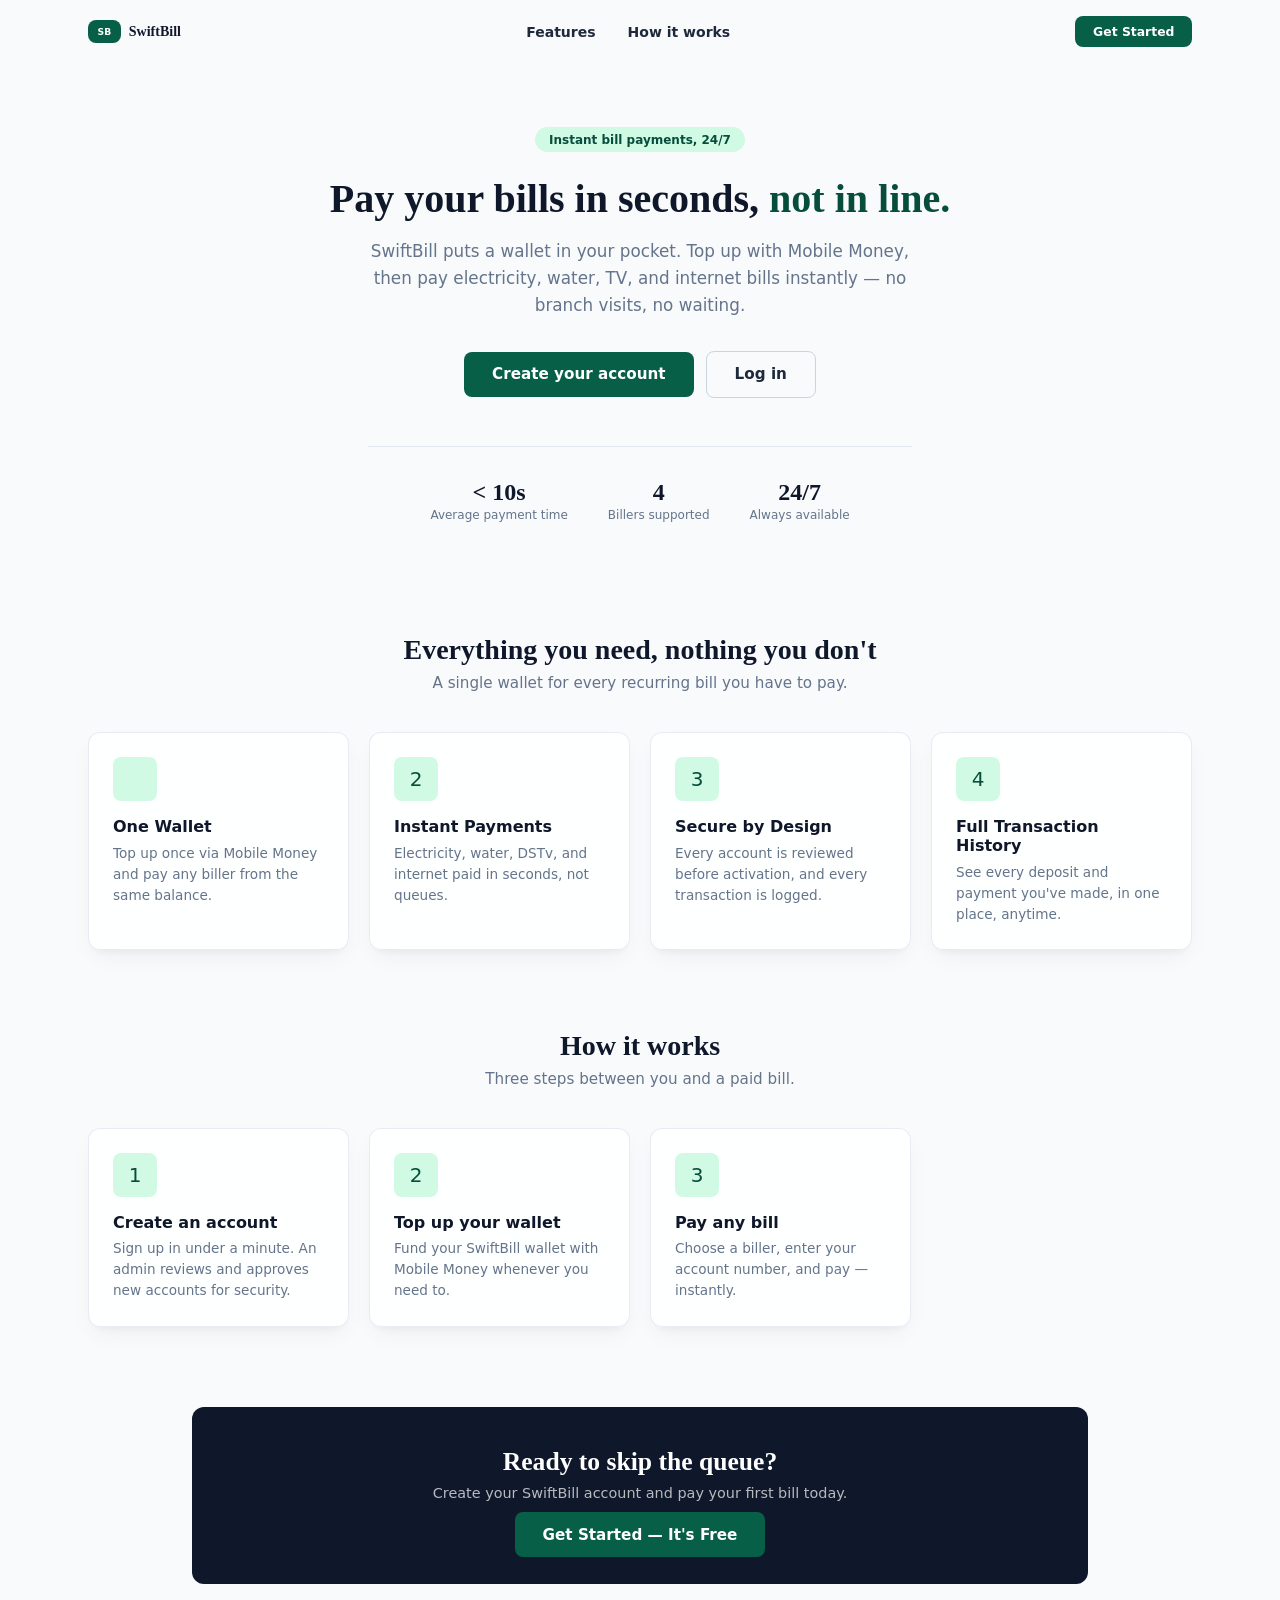
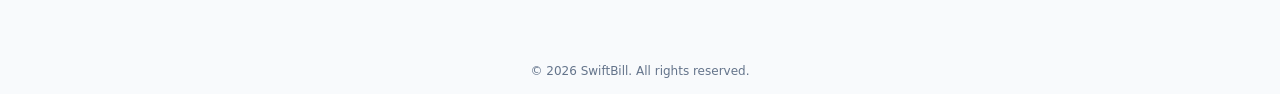
<file: index.html>
<!DOCTYPE html>
<html lang="en">
<head>
  <meta charset="UTF-8">
  <meta name="viewport" content="width=device-width, initial-scale=1.0">
  <title>SwiftBill — Pay Utilities, Simply</title>
  <meta name="description" content="Top up your wallet and pay electricity, water, and internet bills in seconds — no queues, no hassle.">
  <link rel="stylesheet" href="assets/css/main.css">
  <link rel="stylesheet" href="assets/css/components.css">
  <link rel="stylesheet" href="assets/css/landing.css">
</head>
<body>

  <nav class="landing-nav">
    <div class="brand-wrapper">
      <div class="brand-logo">SB</div>
      <span class="brand-title">SwiftBill</span>
    </div>
    <div class="landing-nav-links">
      <a href="#features">Features</a>
      <a href="#how-it-works">How it works</a>
    </div>
    <a href="pages/auth.html" class="btn-green text-sm" style="padding: 0.5rem 1.1rem; text-decoration: none; display: inline-block;">
      Get Started
    </a>
  </nav>

  <!-- Hero -->
  <section class="hero-section">
    <div class="hero-badge">Instant bill payments, 24/7</div>
    <h1 class="hero-title">
      Pay your bills in seconds, <span class="accent">not in line.</span>
    </h1>
    <p class="hero-subtitle">
      SwiftBill puts a wallet in your pocket. Top up with Mobile Money, then pay electricity,
      water, TV, and internet bills instantly — no branch visits, no waiting.
    </p>

    <div class="hero-actions">
      <a href="pages/auth.html" class="btn-green btn-lg" style="text-decoration: none;">Create your account</a>
      <a href="pages/auth.html" class="btn-outline btn-lg" style="text-decoration: none;">Log in</a>
    </div>

    <div class="hero-stats">
      <div>
        <div class="hero-stat-value">&lt; 10s</div>
        <div class="hero-stat-label">Average payment time</div>
      </div>
      <div>
        <div class="hero-stat-value">4</div>
        <div class="hero-stat-label">Billers supported</div>
      </div>
      <div>
        <div class="hero-stat-value">24/7</div>
        <div class="hero-stat-label">Always available</div>
      </div>
    </div>
  </section>

  <!-- Features -->
  <section class="features-section" id="features">
    <div class="section-heading">
      <h2>Everything you need, nothing you don't</h2>
      <p>A single wallet for every recurring bill you have to pay.</p>
    </div>

    <div class="feature-grid">
      <div class="feature-card">
        <div class="feature-icon"></div>
        <h3>One Wallet</h3>
        <p>Top up once via Mobile Money and pay any biller from the same balance.</p>
      </div>
      <div class="feature-card">
        <div class="feature-icon">2</div>
        <h3>Instant Payments</h3>
        <p>Electricity, water, DSTv, and internet paid in seconds, not queues.</p>
      </div>
      <div class="feature-card">
        <div class="feature-icon">3</div>
        <h3>Secure by Design</h3>
        <p>Every account is reviewed before activation, and every transaction is logged.</p>
      </div>
      <div class="feature-card">
        <div class="feature-icon">4

          
        </div>
        <h3>Full Transaction History</h3>
        <p>See every deposit and payment you've made, in one place, anytime.</p>
      </div>
    </div>
  </section>

  <!-- How it works -->
  <section class="features-section" id="how-it-works" style="padding-top: 0;">
    <div class="section-heading">
      <h2>How it works</h2>
      <p>Three steps between you and a paid bill.</p>
    </div>

    <div class="feature-grid">
      <div class="feature-card">
        <div class="feature-icon">1</div>
        <h3>Create an account</h3>
        <p>Sign up in under a minute. An admin reviews and approves new accounts for security.</p>
      </div>
      <div class="feature-card">
        <div class="feature-icon">2</div>
        <h3>Top up your wallet</h3>
        <p>Fund your SwiftBill wallet with Mobile Money whenever you need to.</p>
      </div>
      <div class="feature-card">
        <div class="feature-icon">3</div>
        <h3>Pay any bill</h3>
        <p>Choose a biller, enter your account number, and pay — instantly.</p>
      </div>
    </div>
  </section>

  <!-- Bottom CTA -->
  <div class="cta-banner">
    <h2>Ready to skip the queue?</h2>
    <p>Create your SwiftBill account and pay your first bill today.</p>
    <a href="./pages/auth.html" class="btn-green btn-lg" style="text-decoration: none;">Get Started — It's Free</a>
  </div>

  <footer>
    &copy; 2026 SwiftBill. All rights reserved.
  </footer>

</body>
</html>
</file>
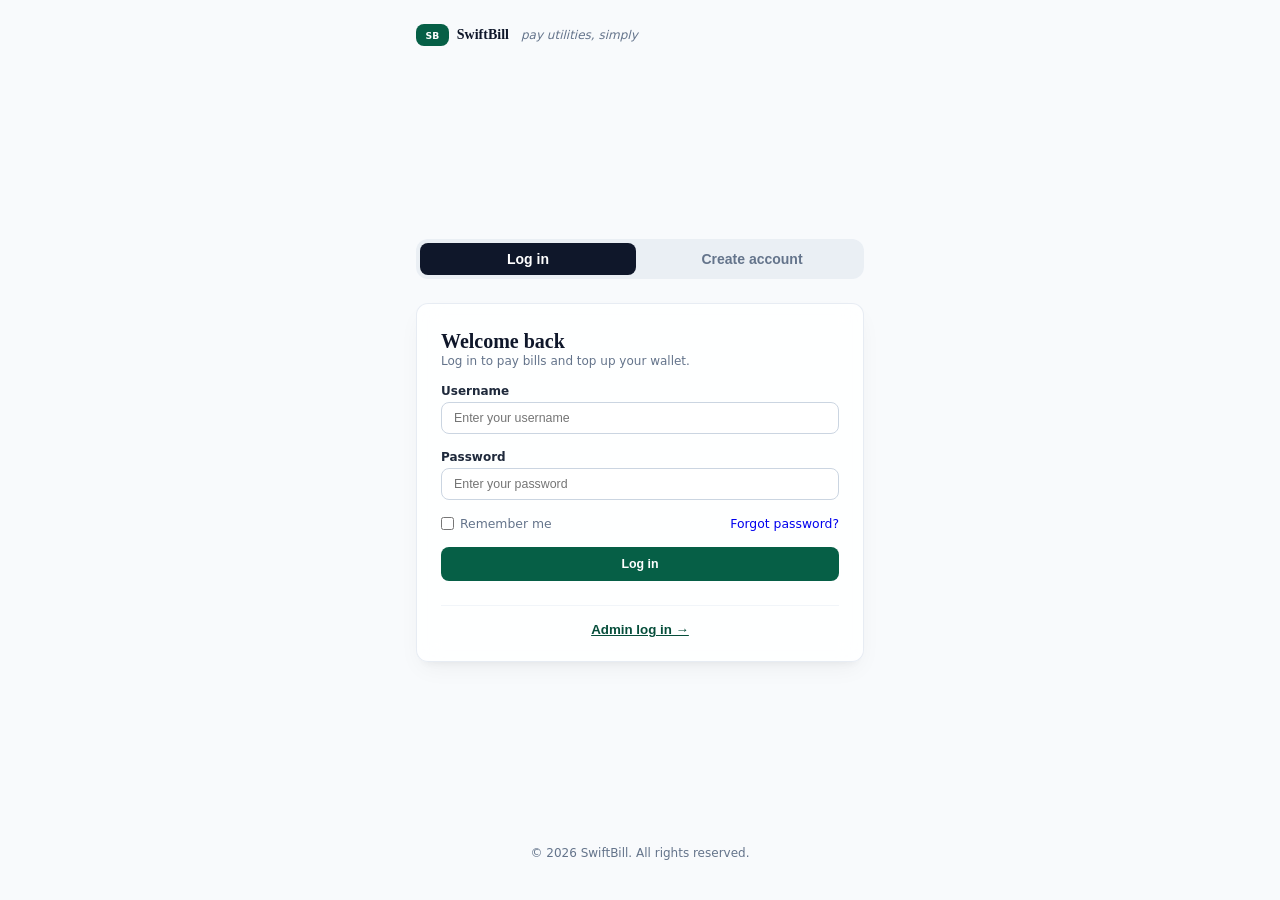
<file: pages/admin-dashboard.html>
<!DOCTYPE html>
<html lang="en">
<head>
  <meta charset="UTF-8">
  <meta name="viewport" content="width=device-width, initial-scale=1.0">
  <title>SwiftBill - Admin Management</title>
  <link rel="stylesheet" href="../assets/css/main.css">
</head>
<body>

  <!-- Navigation Bar -->
  <nav class="dashboard-nav">
    <div class="brand-wrapper">
      <div class="brand-logo" style="background-color: var(--slate-900);">SB</div>
      <span class="brand-title">SwiftBill</span>
      <span class="badge badge-pending" style="margin-left: 0.5rem;">Admin Control</span>
    </div>
    
    <button type="button" id="adminLogoutBtn" class="btn-outline text-sm" style="padding: 0.4rem 0.85rem;">
      Exit Portal
    </button>
  </nav>

  <!-- Main Content Area -->
  <main class="dashboard-container">

    <!-- Stat Highlights -->
    <div class="metrics-grid">
      <div class="metric-card">
        <div class="metric-label">Pending Approval</div>
        <div class="metric-value" id="statPending">0</div>
      </div>

      <div class="metric-card">
        <div class="metric-label">Approved Accounts</div>
        <div class="metric-value" id="statApproved">0</div>
      </div>

      <div class="metric-card">
        <div class="metric-label">Rejected Requests</div>
        <div class="metric-value" id="statRejected">0</div>
      </div>

      <div class="metric-card">
        <div class="metric-label">Total Registered</div>
        <div class="metric-value" id="statTotal">0</div>
      </div>
    </div>

    <!-- Client Account Table -->
    <div class="card-container" style="padding: 1.25rem;">
      <div style="display: flex; justify-content: space-between; align-items: center; margin-bottom: 1rem;" class="card-header-flex">
        <h3 class="form-title" style="font-size: 0.875rem; margin-bottom: 0;">User Account Requests</h3>
        
        <!-- Filter Bar -->
        <div class="filter-bar" style="margin-bottom: 0;">
          <button type="button" class="filter-btn active" data-filter="ALL">All</button>
          <button type="button" class="filter-btn" data-filter="PENDING">Pending</button>
          <button type="button" class="filter-btn" data-filter="APPROVED">Approved</button>
          <button type="button" class="filter-btn" data-filter="REJECTED">Rejected</button>
        </div>
      </div>

      <div class="table-container">
        <table class="data-table">
          <thead>
            <tr>
              <th>Full Name</th>
              <th>Username</th>
              <th>Phone</th>
              <th>Balance</th>
              <th>Status</th>
            </tr>
          </thead>
          <tbody id="adminUserTable">
            <tr>
              <td colspan="6" class="text-center" style="padding: 1.5rem; color: var(--text-muted);">
                Loading account records...
              </td>
            </tr>
          </tbody>
        </table>
      </div>

      <!-- Bottom Action Buttons Bar -->
      <div class="table-actions-footer">
        <div class="action-btn-group">
          <button type="button" id="btnApproveTrigger" class="action-btn">
            Approve User
          </button>
          <button type="button" id="btnRejectTrigger" class="action-btn action-btn-outline">
            Reject User
          </button>
        </div>
      </div>

    </div>
  </main>

  <!-- Status Action Selection Modal -->
  <div id="statusModal" class="modal-overlay" style="display: none;">
    <div class="modal-content card-container">
      <h3 id="modalTitle" class="form-title">Select User Account</h3>
      <p class="text-muted" style="margin-bottom: 1rem; font-size: 0.8125rem;">
        Choose a client account to perform this action on:
      </p>

      <div class="form-group" style="margin-bottom: 1.25rem;">
        <label for="modalUserSelect" class="form-label">Client User</label>
        <select id="modalUserSelect" class="form-input">
          <!-- Dynamically populated with users -->
        </select>
      </div>

      <div class="modal-actions" style="display: flex; justify-content: flex-end; gap: 0.5rem;">
        <button type="button" id="btnModalCancel" class="action-btn action-btn-outline">
          Cancel
        </button>
        <button type="button" id="btnModalConfirm" class="action-btn">
          Confirm Action
        </button>
      </div>
    </div>
  </div>

  <footer>
    &copy; 2026 SwiftBill. All rights reserved.
  </footer>

  <script src="../assets/js/api.js"></script>
  <script src="../assets/js/admin.js"></script>
</body>
</html>
</file>
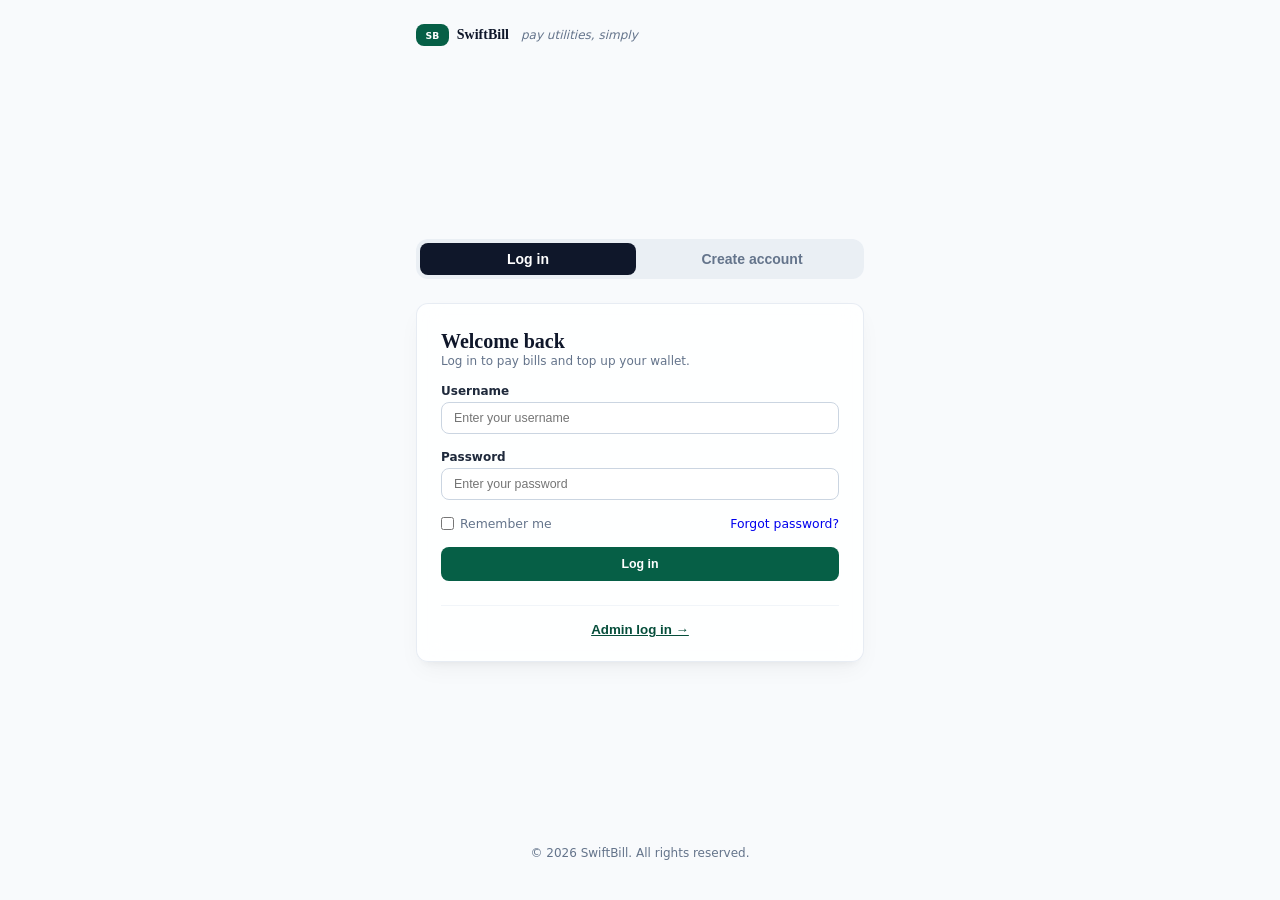
<file: pages/auth.html>
<!DOCTYPE html>
<html lang="en">
<head>
  <meta charset="UTF-8">
  <meta name="viewport" content="width=device-width, initial-scale=1.0">
  <title>SwiftBill - Authentication</title>
  <link rel="stylesheet" href="../assets/css/main.css">
</head>
<body class="page-wrapper">

  <!-- Header -->
  <header class="brand-header">
    <div class="brand-wrapper">
      <div class="brand-logo">SB</div>
      <span class="brand-title">SwiftBill</span>
      <span class="brand-tagline">pay utilities, simply</span>
    </div>
  </header>

  <!-- Auth Card Container -->
  <main class="auth-container">

    <!-- Tab Switcher -->
    <div class="tab-switcher">
      <button type="button" id="tabLoginBtn" class="tab-btn active">
        Log in
      </button>
      <button type="button" id="tabRegisterBtn" class="tab-btn">
        Create account
      </button>
    </div>

    <div class="card-container">
      
      <!-- Dynamic Error / Success Alert -->
      <div id="authAlert" class="hidden"></div>

      <!-- ================= LOGIN FORM ================= -->
      <section id="loginSection" class="space-y-4">
        <div>
          <h2 class="form-title">Welcome back</h2>
          <p class="form-subtitle">Log in to pay bills and top up your wallet.</p>
        </div>

        <form id="loginForm" class="space-y-4">
          <div>
            <label class="form-label" for="loginUsername">Username</label>
            <input type="text" id="loginUsername" placeholder="Enter your username" class="form-input" required>
          </div>

          <div>
            <label class="form-label" for="loginPassword">Password</label>
            <input type="password" id="loginPassword" placeholder="Enter your password" class="form-input" required>
          </div>

          <div class="form-row">
            <span class="form-row-left">
              <input type="checkbox" name="rememberMe" id="rememberMe">
              <label for="rememberMe">Remember me</label>
            </span>
            <span class="form-row-right">
              <a href="reset-password.html">Forgot password?</a>
            </span>
          </div>

          <button type="submit" class="btn-green btn-full text-sm">Log in</button>

        </form>
      </section>

      <!-- ================= REGISTER FORM ================= -->
      <section id="registerSection" class="space-y-4 hidden">
        <div>
          <h2 class="form-title">Create your account</h2>
          <p class="form-subtitle">An admin needs to approve your account before you can pay bills.</p>
        </div>

        <form id="registerForm" class="space-y-3">
          <div>
            <label class="form-label" for="regFullName">Full name</label>
            <input type="text" id="regFullName" placeholder="Enter your full name" class="form-input" required>
          </div>

          <div>
            <label class="form-label" for="regUsername">Username</label>
            <input type="text" id="regUsername" placeholder="Enter a username" class="form-input" required>
          </div>

          <div class="grid-2">
            <div>
              <label class="form-label" for="regPhone">Phone number</label>
              <input type="text" id="regPhone" placeholder="024 000 0000" class="form-input" maxlength="12" inputmode="numeric" pattern="[0-9]{3}\s[0-9]{3}\s[0-9]{4}" autocomplete="off" required>
            </div>
            <div>
              <label class="form-label" for="regEmail">Email</label>
              <input type="email" id="regEmail" placeholder="you@email.com" class="form-input" required>
            </div>
          </div>

          <div class="grid-2">
            <div>
              <label class="form-label" for="regPassword">Password</label>
              <input type="password" id="regPassword" placeholder="Enter a password" class="form-input" required>
            </div>
            <div>
              <label class="form-label" for="regConfirmPassword">Confirm password</label>
              <input type="password" id="regConfirmPassword" placeholder="Repeat password" class="form-input" required>
            </div>
          </div>

          <button type="submit" class="btn-green btn-full text-sm">Submit for approval</button>
        </form>
      </section>

      <!-- ================= ACCOUNT SUBMITTED VIEW ================= -->
      <section id="submittedSection" class="submitted-card space-y-4" hidden>
        <div class="success-icon-circle">✓</div>
        <div>
          <h2 class="form-title">Account submitted!</h2>
          <p class="form-subtitle">
            Your registration details have been received. An administrator will review and approve your account shortly.
          </p>
        </div>
        <div class="status-box">
          <div style="color: var(--text-muted);">Account status:</div>
          <div class="status-badge-pending">
            <span class="dot-indicator"></span>
            Pending Admin Approval
          </div>
        </div>
        <button type="button" id="backToLoginBtn" class="btn-outline btn-full text-sm">
          Return to log in
        </button>
      </section>

      <!-- Admin Modal Toggle Link -->
      <div class="bottom-link text-center">
        <button type="button" id="adminToggleBtn" class="link-btn">Admin log in &rarr;</button>
      </div>

    </div>

    <!-- Modal for Admin Passcode Login -->
    <div id="adminModal" class="modal-backdrop hidden">
      <div class="modal-card space-y-4">
        <div>
          <h3 class="form-title" style="font-size: 1.125rem;">Admin Portal</h3>
          <p class="form-subtitle">Enter administrative passcode to view dashboard management.</p>
        </div>
        
        <form id="adminLoginForm" class="space-y-3">
          <div>
            <label class="form-label" for="adminPasscode">Admin Passcode</label>
            <input type="password" id="adminPasscode" placeholder="••••••••" class="form-input" required>
          </div>
          <div class="grid-2" style="padding-top: 0.5rem;">
            <button type="button" id="closeAdminModalBtn" class="btn-outline text-sm" style="padding: 0.5rem 0;">Cancel</button>
            <button type="submit" class="btn-green text-sm" style="padding: 0.5rem 0;">Access Panel</button>
          </div>
        </form>
      </div>
    </div>

  </main>

  <footer>
    &copy; 2026 SwiftBill. All rights reserved.
  </footer>

  <script src="../assets/js/api.js"></script>
  <script src="../assets/js/auth.js"></script>
</body>
</html>
</file>
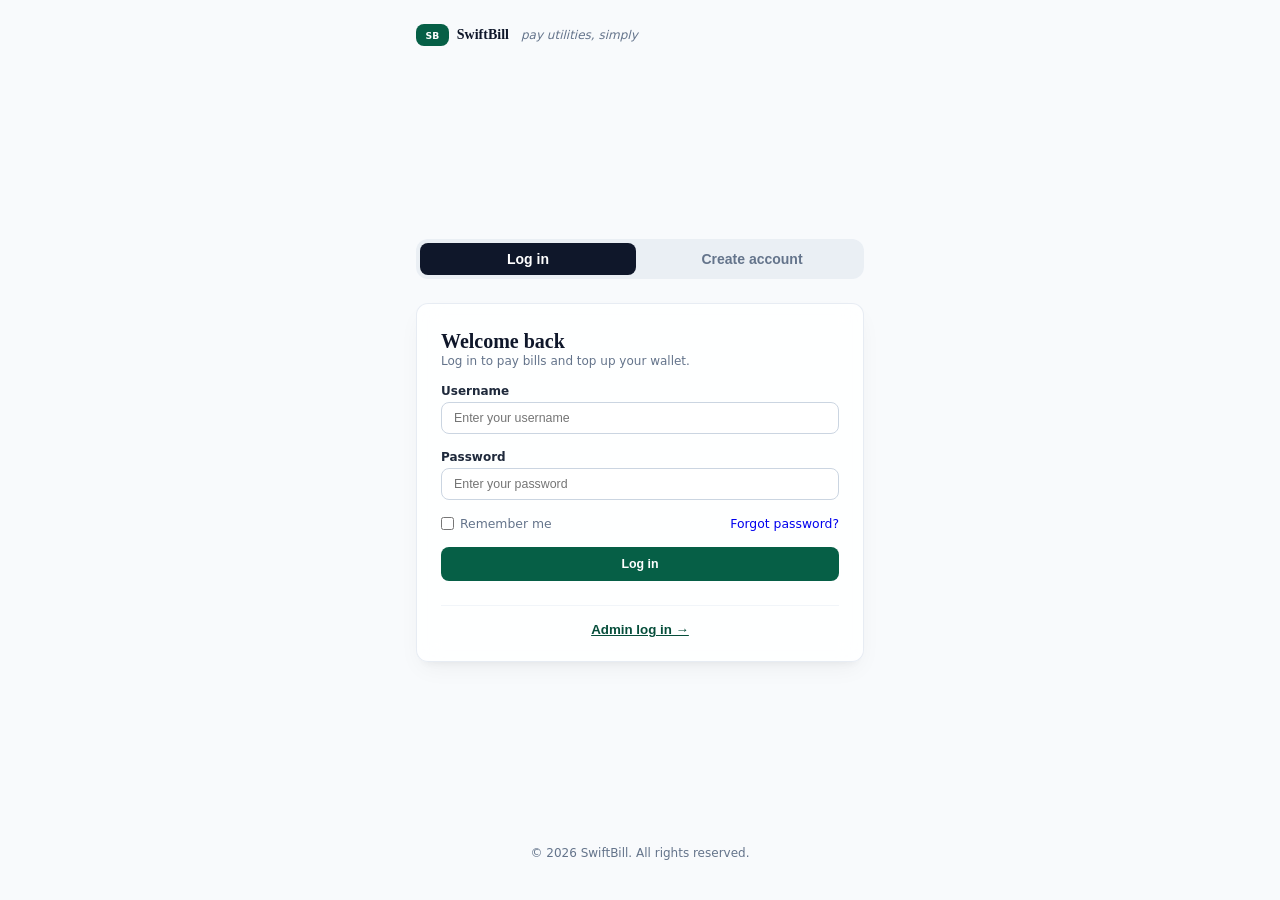
<file: pages/client-dashboard.html>
<!DOCTYPE html>
<html lang="en">
<head>
  <meta charset="UTF-8">
  <meta name="viewport" content="width=device-width, initial-scale=1.0">
  <title>SwiftBill - Client Dashboard</title>
  <link rel="stylesheet" href="../assets/css/main.css">
</head>
<body>

  <!-- Navigation Bar -->
  <nav class="dashboard-nav">
    <div class="brand-wrapper">
        <div class="brand-logo">SB</div>
        <span class="brand-title">SwiftBill</span>
    </div>

    <div class="user-dropdown-container">
        <!-- Trigger Button -->
        <button type="button" id="userMenuBtn" class="user-menu-trigger">
            <div class="avatar-circle" id="userAvatar">U</div>
            <span id="clientName" class="font-semibold">Client Account</span>
            <svg width="12" height="12" viewBox="0 0 24 24" fill="none" stroke="currentColor" stroke-width="2">
                <path d="M6 9l6 6 6-6"/>
            </svg>
        </button>

        <!-- Dropdown Menu -->
        <div id="userDropdown" class="dropdown-menu hidden">
            <div class="dropdown-header">
                <div id="dropdownName" class="dropdown-name">Client Account</div>
                <div id="dropdownUsername" class="dropdown-username">@username</div>
            </div>
            <button id="openProfileModalBtn" type="button" class="dropdown-item-btn">Profile</button>
            <button id="logoutBtn" type="button" class="dropdown-item-btn logout-btn">Logout</button>
        </div>
    </div>
  </nav>

  <!-- Profile Update Modal -->
  <div id="profileModal" class="modal-overlay hidden">
    <div class="modal-content">
      <div class="modal-header">
        <h3 class="form-title">Edit Profile</h3>
        <button id="closeProfileModalBtn" type="button" class="modal-close-btn">&times;</button>
      </div>
      <form id="profileForm">
        <div class="form-group-mb">
          <label for="editFullName" class="form-label">Full Name</label>
          <input type="text" id="editFullName" class="form-input" required />
        </div>
        <div class="form-group-mb">
          <label for="editPhone" class="form-label">Phone Number</label>
          <input type="text" id="editPhone" class="form-input" required />
        </div>
        <div class="modal-footer-actions">
          <button type="button" id="cancelProfileBtn" class="btn-outline text-sm">Cancel</button>
          <button type="submit" class="btn-green text-sm">Save Changes</button>
        </div>
      </form>
    </div>
  </div>

  <!-- Main Content Area -->
  <main class="dashboard-container">

    <!-- Stat Highlights -->
    <div class="metrics-grid">
      <div class="metric-card">
        <div class="metric-label">Wallet Balance</div>
        <div class="metric-value" id="walletBalance">₵0.00</div>
      </div>

      <div class="metric-card">
        <div class="metric-label">Account Status</div>
        <div style="margin-top: 0.5rem;">
          <span class="badge badge-success" id="accountStatusBadge">APPROVED</span>
        </div>
      </div>

      <div class="metric-card">
        <div class="metric-label">Quick Actions</div>
        <div class="grid-2" style="margin-top: 0.5rem;">
          <button type="button" id="topUpBtn" class="btn-green text-sm" style="padding: 0.4rem 0;">Top Up</button>
          <button type="button" id="payBillBtn" class="btn-outline text-sm" style="padding: 0.4rem 0;">Pay Bill</button>
        </div>
      </div>
    </div>

    <!-- Recent Activity Table -->
    <div class="card-container" style="padding: 1.25rem;">
      <h3 class="form-title" style="font-size: 1.125rem; margin-bottom: 1rem;">Recent Transactions</h3>

      <div class="table-container">
        <table class="data-table">
          <thead>
            <tr>
              <th>Type</th>
              <th>Description</th>
              <th>Amount</th>
              <th>Status</th>
              <th>Date</th>
            </tr>
          </thead>
          <tbody id="transactionTable">
            <tr>
              <td colspan="5" class="text-center" style="padding: 1.5rem; color: var(--text-muted);">
                Loading transactions...
              </td>
            </tr>
          </tbody>
        </table>
      </div>
    </div>

  </main>

  <!-- Deposit / Top Up Modal -->
  <div id="depositModal" class="modal-backdrop hidden">
    <div class="modal-card space-y-4">

      <form id="depositForm" class="space-y-3">
        <div style="display: flex; justify-content: space-between; align-items: center;">
          <h3 class="form-title" style="font-size: 1.125rem;">Top Up Wallet</h3>
        </div>
        <p class="form-subtitle">Fund your wallet via Mobile Money.</p>

        <div id="depositError" class="alert-error hidden"></div>

        <div>
          <label class="form-label" for="depositAmount">Amount (₵)</label>
          <input type="number" id="depositAmount" min="1" max="10000" step="0.01" placeholder="e.g. 50.00" class="form-input" required>
        </div>

        <div>
          <label class="form-label" for="depositMethod">Payment Method</label>
          <select id="depositMethod" class="form-input" required>
            <option value="Mobile Money">Mobile Money</option>
            <option value="Card">Card</option>
          </select>
        </div>

        <div>
          <label class="form-label" for="depositPhone">Phone Number</label>
          <input type="tel" id="depositPhone" placeholder="024 000 0000" class="form-input" required>
        </div>

        <div class="grid-2" style="padding-top: 0.5rem;">
          <button type="button" id="closeDepositBtn" class="btn-outline text-sm" style="padding: 0.5rem 0;">Cancel</button>
          <button type="submit" class="btn-green text-sm" style="padding: 0.5rem 0;">Continue</button>
        </div>
      </form>

      <div id="depositConfirmView" class="space-y-4 hidden">
        <h3 class="form-title" style="font-size: 1.125rem;">Confirm Deposit</h3>
        <div class="status-box">
          <div>Method: <strong id="confirmMethod"></strong></div>
          <div>Phone: <strong id="confirmPhone"></strong></div>
          <div>Amount: <strong id="confirmAmount"></strong></div>
        </div>
        <div class="grid-2">
          <button type="button" id="backDepositBtn" class="btn-outline text-sm" style="padding: 0.5rem 0;">Back</button>
          <button type="button" id="executeDepositBtn" class="btn-green text-sm" style="padding: 0.5rem 0;">Confirm & Pay</button>
        </div>
      </div>

    </div>
  </div>

  <!-- Pay Bill Modal -->
  <div id="payBillModal" class="modal-backdrop hidden">
    <div class="modal-card space-y-4">
      <form id="payBillForm" class="space-y-3">
        <h3 class="form-title" style="font-size: 1.125rem;">Pay a Bill</h3>
        <p class="form-subtitle">Pay directly from your wallet balance.</p>

        <div id="payBillError" class="alert-error hidden"></div>

        <div>
          <label class="form-label" for="billCategory">Biller</label>
          <select id="billCategory" class="form-input" required>
            <option value="Electricity">Electricity (ECG)</option>
            <option value="Water">Water (GWCL)</option>
            <option value="DSTv / TV">DSTv / TV</option>
            <option value="Internet">Internet</option>
          </select>
        </div>

        <div>
          <label class="form-label" for="billAccountRef">Meter / Account Number</label>
          <input type="text" id="billAccountRef" placeholder="e.g. 12345678" class="form-input" required>
        </div>

        <div>
          <label class="form-label" for="billAmount">Amount (₵)</label>
          <input type="number" id="billAmount" min="1" step="0.01" placeholder="e.g. 50.00" class="form-input" required>
        </div>

        <div class="grid-2" style="padding-top: 0.5rem;">
          <button type="button" id="closePayBillBtn" class="btn-outline text-sm" style="padding: 0.5rem 0;">Cancel</button>
          <button type="submit" class="btn-green text-sm" style="padding: 0.5rem 0;">Pay Bill</button>
        </div>
      </form>
    </div>
  </div>

  <footer>
    &copy; 2026 SwiftBill. All rights reserved.
  </footer>

  <script src="../assets/js/api.js"></script>
  <script src="../assets/js/client.js"></script>
  <script src="../assets/js/dashboard.js"></script>
</body>
</html>
</file>
<file: assets/css/main.css>
@import "./variables.css";
@import "./components.css";

/* Reset & Layout Rules */
* {
  box-sizing: border-box;
  margin: 0;
  padding: 0;
}

body {
  font-family: var(--font-sans);
  background-color: var(--bg-primary);
  color: var(--text-primary);
  min-height: 100vh;
  display: flex;
  flex-direction: column;
}

.page-wrapper {
  min-height: 100vh;
  display: flex;
  flex-direction: column;
  justify-content: space-between;
  padding: 1.5rem 1rem;
}

/* Header & Typography */
.brand-header {
  width: 100%;
  max-width: 28rem;
  margin: 0 auto 1.5rem auto;
}

.brand-wrapper {
  display: flex;
  align-items: center;
  gap: 0.5rem;
}

.brand-logo {
  background-color: var(--primary-green);
  color: var(--text-white);
  font-weight: 700;
  font-size: 0.575rem;
  padding: 0.35rem 0.6rem;
  border-radius: var(--radius-md);
}

.brand-title {
  font-family: var(--font-serif);
  font-size: 0.875rem;
  font-weight: 700;
}

.brand-tagline {
  font-size: 0.75rem;
  color: var(--text-muted);
  font-style: italic;
  margin-left: 0.25rem;
}

/* Main Auth Section */
.auth-container {
  max-width: 28rem;
  width: 100%;
  margin: auto;
  padding: 1.5rem 0;
}

/* Tab Switcher Container */
.tab-switcher {
  display: flex;
  gap: 0.5rem;
  padding: 0.25rem;
  background-color: rgba(226, 232, 240, 0.6);
  border-radius: var(--radius-lg);
  margin-bottom: 1.5rem;
}

.tab-btn {
  width: 50%;
  padding: 0.5rem 0;
  text-align: center;
  font-weight: 600;
  font-size: 0.875rem;
  border-radius: var(--radius-md);
  border: none;
  cursor: pointer;
  background: transparent;
  color: var(--gray-500);
  transition: all 0.2s ease;
}

.tab-btn:hover:not(.active) {
  background-color: rgba(255, 255, 255, 0.5);
}

.tab-btn.active {
  background-color: var(--slate-900);
  color: var(--text-white);
}

/* Grid Layout Utilities */
.grid-2 {
  display: grid;
  grid-template-columns: 1fr 1fr;
  gap: 0.75rem;
}

.space-y-3 > * + * {
  margin-top: 0.75rem;
}

.space-y-4 > * + * {
  margin-top: 1rem;
}

.text-center {
  text-align: center;
}

.hidden {
  display: none !important;
}

footer {
  /* position: fixed; */
  bottom: 0;
  width: 100%;
  text-align: center;
  font-size: 0.75rem;
  color: var(--text-muted);
  padding: 1rem 0;
  /* padding-top: 4rem; */
}
</file>
<file: assets/css/components.css>
@import url("variables.css");

.card-container {
  background: var(--bg-card);
  backdrop-filter: var(--glass-backdrop);
  -webkit-backdrop-filter: var(--glass-backdrop);
  border: 1px solid var(--border-card);
  box-shadow: var(--shadow-card);
  border-radius: var(--radius-lg);
  padding: 1.5rem;
}

/* Form Headings and Labels */
.form-title {
  font-family: var(--font-serif);
  font-size: clamp(0.95rem, 2.5vw, 1.25rem);
  font-weight: 700;
  margin-bottom: 0.25rem;
}

.form-subtitle {
  font-size: 0.75rem;
  color: var(--text-muted);
}

.form-label {
  display: block;
  font-size: 0.75rem;
  font-weight: 600;
  color: var(--slate-800);
  margin-bottom: 0.25rem;
}

.form-input {
  width: 100%;
  padding: 0.5rem 0.75rem;
  font-size: 0.775rem;
  border: 1px solid var(--gray-300);
  border-radius: var(--radius-md);
  outline: none;
  background-color: #ffffff;
  transition: border-color 0.2s ease, box-shadow 0.2s ease;
}

.form-input:focus {
  border-color: var(--primary-green);
  box-shadow: 0 0 0 2px var(--primary-green-light);
}

.form-row {
  display: flex;
  justify-content: space-between;
  font-size: 0.775rem;
}

.form-row-left {
  display: flex;
  gap: 6px;
  color: var(--text-muted);
}

#rememberMe {
  accent-color: var(--primary-green-text);
  cursor: pointer;
}

.form-row-right a {
  text-decoration: none;
}

/* Button Variants */
.btn-green {
  background-color: var(--primary-green);
  color: var(--text-white);
  border: none;
  font-weight: 600;
  border-radius: var(--radius-md);
  cursor: pointer;
  transition: background-color 0.2s ease;
}

.btn-green:hover {
  background-color: var(--primary-green-hover);
}

.btn-outline {
  background-color: transparent;
  color: var(--slate-800);
  border: 1px solid var(--gray-300);
  font-weight: 600;
  border-radius: var(--radius-md);
  cursor: pointer;
  transition: background-color 0.2s ease;
}

.btn-outline:hover {
  background-color: var(--gray-100);
}

.btn-semi {
  width: 50%;
  padding: 0.625rem 0;
}

.btn-full {
  width: 100%;
  padding: 0.625rem 0;
}

.text-sm { font-size: 0.775rem; }

/* Alert Banners */
.alert-error {
  background-color: var(--red-bg);
  color: var(--red-text);
  border: 1px solid rgba(239, 68, 68, 0.2);
  padding: 0.625rem;
  border-radius: var(--radius-md);
  font-size: 0.75rem;
  font-weight: 600;
}

.alert-success {
  background-color: var(--primary-green-light);
  color: var(--primary-green-text);
  border: 1px solid rgba(16, 185, 129, 0.2);
  padding: 0.625rem;
  border-radius: var(--radius-md);
  font-size: 0.75rem;
  font-weight: 600;
}

/* Account Submitted Success Container */
.submitted-card {
  text-align: center;
  padding: 1rem 0;
}

.success-icon-circle {
  width: 3rem;
  height: 3rem;
  border-radius: 50%;
  background-color: var(--primary-green-light);
  color: var(--primary-green-text);
  display: flex;
  align-items: center;
  justify-content: center;
  margin: 0 auto;
  font-size: 1.25rem;
  font-weight: bold;
}

.status-box {
  padding: 0.75rem;
  background-color: var(--bg-primary);
  border: 1px solid var(--gray-200);
  border-radius: var(--radius-md);
  text-align: left;
  font-size: 0.75rem;
  margin: 1rem 0;
}

.status-badge-pending {
  color: var(--yellow-text);
  font-weight: 600;
  display: flex;
  align-items: center;
  gap: 0.375rem;
  margin-top: 0.25rem;
}

.dot-indicator {
  width: 0.5rem;
  height: 0.5rem;
  border-radius: 50%;
  background-color: var(--yellow-dot);
  display: inline-block;
}

.bottom-link {
  margin-top: 1.5rem;
  padding-top: 1rem;
  border-top: 1px solid var(--gray-100);
  font-size: 0.75rem;
}

.link-btn {
  background: none;
  border: none;
  text-decoration: underline;
  font-weight: 600;
  color: var(--primary-green-text);
  cursor: pointer;
}

/* Modal Overlay & Card */
.modal-backdrop {
  position: fixed;
  inset: 0;
  background-color: rgba(15, 23, 42, 0.4);
  backdrop-filter: blur(4px);
  display: flex;
  align-items: center;
  justify-content: center;
  padding: 1rem;
  z-index: 50;
}

.modal-card {
  background-color: #ffffff;
  border-radius: var(--radius-lg);
  max-width: 24rem;
  width: 100%;
  padding: 1.25rem;
  box-shadow: var(--shadow-card);
}

/* Dashboard Nav Header */
.dashboard-nav {
  display: flex;
  position: fixed;
  top: 0; left: 0; right: 0;
  z-index: 100;
  width: 100%;
  justify-content: space-between;
  align-items: center;
  padding: 0.75rem 1.5rem;
  background: var(--bg-card);
  backdrop-filter: var(--glass-backdrop);
  -webkit-backdrop-filter: var(--glass-backdrop);
  border-bottom: 1px solid var(--border-card);
  box-shadow: var(--shadow-card);
  gap: 6px;
}

.user-badge {
  display: flex;
  align-items: center;
  gap: 0.5rem;
}

.avatar-circle {
  width: 1.25rem;
  height: 1.25rem;
  border-radius: 50%;
  background-color: var(--primary-green);
  color: var(--text-white);
  display: flex;
  align-items: center;
  justify-content: center;
  font-weight: 700;
  font-size: 0.575rem;
}

/* User Dropdown Navigation Styles */
.user-dropdown-container {
  position: relative;
  display: inline-block;
}

.user-menu-trigger {
  display: flex;
  align-items: center;
  gap: 0.5rem;
  background: transparent;
  border: none;
  cursor: pointer;
  color: inherit;
}

.dropdown-menu {
  position: absolute;
  right: 0;
  top: 100%;
  margin-top: 0.5rem;
  background: var(--bg-card);
  border: 1px solid var(--border-card);
  border-radius: var(--radius-md);
  width: 200px;
  padding: 0.5rem;
  z-index: 1000;
  box-shadow: var(--shadow-card);
}

.dropdown-header {
  padding: 0.5rem;
  border-bottom: 1px solid var(--border-card);
  margin-bottom: 0.5rem;
}

.dropdown-name {
  color: var(--text-primary);
  font-weight: 600;
}

.dropdown-username {
  font-size: 0.8rem;
  color: var(--text-muted);
}

.dropdown-item-btn {
  width: 100%;
  text-align: left;
  padding: 0.5rem;
  background: transparent;
  border: none;
  color: var(--text-primary);
  cursor: pointer;
  border-radius: var(--radius-sm, 4px);
  transition: background-color 0.2s ease;
}

.dropdown-item-btn:hover {
  background-color: var(--gray-100);
}

.dropdown-item-btn.logout-btn {
  color: var(--red-text);
  margin-top: 0.25rem;
}

.dropdown-item-btn.logout-btn:hover {
  background-color: var(--red-bg);
}

/* Modal Form Specific Tweaks */
.modal-header {
  display: flex;
  justify-content: space-between;
  align-items: center;
  margin-bottom: 1rem;
}

.modal-close-btn {
  background: transparent;
  border: none;
  color: var(--text-muted);
  font-size: 1.2rem;
  cursor: pointer;
}

.form-group-mb {
  margin-bottom: 1rem;
}

.modal-footer-actions {
  display: flex;
  justify-content: flex-end;
  gap: 0.5rem;
  margin-top: 1.5rem;
}

/* Dashboard Layout Grid */
.dashboard-container {
  max-width: 64rem;
  width: 100%;
  margin: 2rem auto;
  padding: 0 1rem;
  padding-top: 4rem; 
}

.metrics-grid {
  display: grid;
  grid-template-columns: repeat(auto-fit, minmax(200px, 1fr));
  gap: 1rem;
  margin-bottom: 2rem;
}

.metric-card {
  background: var(--bg-card);
  border: 1px solid var(--border-card);
  border-radius: var(--radius-lg);
  padding: 1.25rem;
  box-shadow: var(--shadow-card);
}

.metric-label {
  font-size: 0.5rem;
  color: var(--text-muted);
  font-weight: 600;
  text-transform: uppercase;
  letter-spacing: 0.05em;
}

.metric-value {
  font-family: var(--font-sans);
  font-size: 1.75rem;
  font-weight: 700;
  color: var(--text-primary);
  margin-top: 0.25rem;
}

/* Tables */
.table-container {
  width: 100%;
  overflow-x: auto;
  border-radius: var(--radius-lg);
  border: 1px solid var(--border-card);
  background: var(--bg-card);
  box-shadow: var(--shadow-card);
}

.data-table {
  width: 100%;
  border-collapse: collapse;
  text-align: left;
  font-size: 0.775rem;
}

.data-table th {
  background-color: var(--gray-100);
  color: var(--slate-800);
  font-weight: 600;
  padding: 0.75rem 1rem;
  border-bottom: 1px solid var(--gray-200);
}

.data-table td {
  padding: 0.875rem 1rem;
  border-bottom: 1px solid var(--gray-200);
  color: var(--slate-800);
}

.data-table tr:last-child td {
  border-bottom: none;
}

.data-table tr:hover {
  background-color: rgba(241, 245, 249, 0.5);
}

/* Action Buttons */
.action-btn {
  padding: clamp(0.25rem, 0.8vw, 0.35rem) clamp(0.55rem, 1vw, 0.75rem);
  font-size: clamp(0.6875rem, 1vw, 0.75rem);
  font-weight: 600;
  border-radius: var(--radius-sm, 4px);
  border: 1px solid var(--slate-900, #0f172a);
  background-color: var(--slate-900, #0f172a);
  color: #ffffff;
  cursor: pointer;
  white-space: nowrap;
  transition: all 0.15s ease-in-out;
}

.action-btn:hover {
  background-color: var(--slate-800, #1e293b);
  border-color: var(--slate-800, #1e293b);
}

/* Secondary outline variant for less prominent actions (Hold/Reject) */
.action-btn-outline {
  background-color: transparent;
  color: var(--slate-800, #334155);
  border: 1px solid var(--gray-300, #cbd5e1);
}

.action-btn-outline:hover {
  background-color: var(--gray-100, #f1f5f9);
  color: var(--slate-900, #0f172a);
}

/* Footer Actions Bar below Table */
.table-actions-footer {
  display: flex;
  align-items: center;
  justify-content: flex-end;
  margin-top: 1rem;
  padding-top: 1rem;
  border-top: 1px solid var(--gray-200, #e2e8f0);
}

/* Disabled state for buttons when no user is selected */
.action-btn:disabled {
  opacity: 0.5;
  cursor: not-allowed;
  pointer-events: none;
}

/* Modal Backdrop Overlay */
.modal-overlay {
  position: fixed;
  top: 0;
  left: 0;
  width: 100vw;
  height: 100vh;
  background-color: rgba(15, 23, 42, 0.5);
  display: flex;
  align-items: center;
  justify-content: center;
  z-index: 1000;
  padding: 1rem;
}

/* Modal Box Setup */
.modal-content {
  width: 100%;
  max-width: 420px;
  background: #ffffff;
  border-radius: var(--radius-md, 8px);
  padding: 1.5rem;
  box-shadow: 0 10px 25px -5px rgba(0, 0, 0, 0.1);
}


/* Badges */
.badge {
  display: inline-block;
  padding: 0.2rem 0.5rem;
  border-radius: 0.375rem;
  font-size: 0.6875rem;
  font-weight: 700;
  text-transform: uppercase;
}

.badge-success {
  background-color: var(--primary-green-light);
  color: var(--primary-green-text);
}

.badge-pending {
  background-color: var(--yellow-bg);
  color: var(--yellow-text);
}

.badge-rejected {
  background-color: var(--red-bg);
  color: var(--red-text);
}
/* Card Header Container */
.card-header-flex {
  display: flex;
  flex-direction: column;
  gap: 0.75rem;
  margin-bottom: 1.25rem;
}

@media (min-width: 640px) {
  .card-header-flex {
    flex-direction: row;
    align-items: center;
    justify-content: space-between;
  }
}

/* Section Title */
.form-title {
  font-family: var(--font-serif);
  font-size: clamp(1rem, 2vw, 1.25rem);
  font-weight: 700;
  color: var(--slate-900);
  margin: 0;
  line-height: 1.3;
}

/* Filter Tab Group */
.filter-bar {
  display: flex;
  flex-wrap: wrap;
  align-items: center;
  gap: 0.375rem;
}

/* Individual Filter Pill Buttons */
.filter-btn {
  padding: clamp(0.3rem, 0.8vw, 0.4rem) clamp(0.65rem, 1.2vw, 0.85rem);
  font-size: clamp(0.725rem, 1.1vw, 0.8125rem);
  font-weight: 600;
  white-space: nowrap;
  border-radius: 9999px; /* Pill style */
  border: 1px solid var(--gray-300, #cbd5e1);
  background-color: #ffffff;
  color: var(--slate-700, #334155);
  cursor: pointer;
  transition: all 0.2s ease-in-out;
}

.filter-btn:hover {
  background-color: var(--slate-100, #f1f5f9);
}

.filter-btn.active {
  background-color: var(--slate-900, #0f172a);
  color: #ffffff;
  border-color: var(--slate-900, #0f172a);
}
</file>
<file: assets/css/landing.css>
@import url("variables.css");

/* ---------- Landing Nav ---------- */
.landing-nav {
  display: flex;
  justify-content: space-between;
  align-items: center;
  padding: 1rem 1.5rem;
  max-width: 72rem;
  width: 100%;
  margin: 0 auto;
}

.landing-nav-links {
  display: none;
  gap: 2rem;
  font-size: 0.875rem;
  font-weight: 600;
  color: var(--slate-800);
}

.landing-nav-links a {
  color: inherit;
  text-decoration: none;
}

.landing-nav-links a:hover {
  color: var(--primary-green-text);
}

@media (min-width: 768px) {
  .landing-nav-links {
    display: flex;
  }
}

/* ---------- Hero ---------- */
.hero-section {
  max-width: 72rem;
  width: 100%;
  margin: 0 auto;
  padding: 4rem 1.5rem 5rem;
  text-align: center;
}

.hero-badge {
  display: inline-flex;
  align-items: center;
  gap: 0.4rem;
  padding: 0.35rem 0.85rem;
  background-color: var(--primary-green-light);
  color: var(--primary-green-text);
  border-radius: 999px;
  font-size: 0.75rem;
  font-weight: 700;
  margin-bottom: 1.5rem;
}

.hero-title {
  font-family: var(--font-serif);
  font-size: 2.5rem;
  line-height: 1.15;
  font-weight: 700;
  color: var(--text-primary);
  max-width: 40rem;
  margin: 0 auto 1rem;
}

.hero-title .accent {
  color: var(--primary-green-text);
}

.hero-subtitle {
  font-size: 1.05rem;
  color: var(--text-muted);
  max-width: 34rem;
  margin: 0 auto 2rem;
  line-height: 1.6;
}

.hero-actions {
  display: flex;
  flex-direction: column;
  gap: 0.75rem;
  align-items: center;
  margin-bottom: 3rem;
}

@media (min-width: 480px) {
  .hero-actions {
    flex-direction: row;
    justify-content: center;
  }
}

.btn-lg {
  padding: 0.85rem 1.75rem;
  font-size: 0.95rem;
}

.hero-stats {
  display: flex;
  flex-wrap: wrap;
  justify-content: center;
  gap: 2.5rem;
  padding-top: 2rem;
  border-top: 1px solid var(--gray-200);
  max-width: 34rem;
  margin: 0 auto;
}

.hero-stat-value {
  font-family: var(--font-serif);
  font-size: 1.5rem;
  font-weight: 700;
  color: var(--text-primary);
}

.hero-stat-label {
  font-size: 0.75rem;
  color: var(--text-muted);
  margin-top: 0.15rem;
}

/* ---------- Features ---------- */
.features-section {
  max-width: 72rem;
  width: 100%;
  margin: 0 auto;
  padding: 2rem 1.5rem 5rem;
}

.section-heading {
  text-align: center;
  max-width: 34rem;
  margin: 0 auto 2.5rem;
}

.section-heading h2 {
  font-family: var(--font-serif);
  font-size: 1.75rem;
  font-weight: 700;
  margin-bottom: 0.5rem;
}

.section-heading p {
  color: var(--text-muted);
  font-size: 0.95rem;
}

.feature-grid {
  display: grid;
  grid-template-columns: 1fr;
  gap: 1.25rem;
}

@media (min-width: 640px) {
  .feature-grid {
    grid-template-columns: repeat(2, 1fr);
  }
}

@media (min-width: 1024px) {
  .feature-grid {
    grid-template-columns: repeat(4, 1fr);
  }
}

.feature-card {
  background: var(--bg-card);
  backdrop-filter: var(--glass-backdrop);
  -webkit-backdrop-filter: var(--glass-backdrop);
  border: 1px solid var(--border-card);
  box-shadow: var(--shadow-card);
  border-radius: var(--radius-lg);
  padding: 1.5rem;
  text-align: left;
}

.feature-icon {
  width: 2.75rem;
  height: 2.75rem;
  border-radius: var(--radius-md);
  background-color: var(--primary-green-light);
  color: var(--primary-green-text);
  display: flex;
  align-items: center;
  justify-content: center;
  font-size: 1.25rem;
  margin-bottom: 1rem;
}

.feature-card h3 {
  font-size: 1rem;
  font-weight: 700;
  margin-bottom: 0.4rem;
}

.feature-card p {
  font-size: 0.85rem;
  color: var(--text-muted);
  line-height: 1.55;
}

/* ---------- Bottom CTA ---------- */
.cta-banner {
  max-width: 56rem;
  width: 100%;
  margin: 0 auto 4rem;
  padding: 2.5rem 1.5rem;
  text-align: center;
  background-color: var(--slate-900);
  border-radius: var(--radius-lg);
  color: var(--text-white);
}

.cta-banner h2 {
  font-family: var(--font-serif);
  font-size: 1.6rem;
  margin-bottom: 0.5rem;
}

.cta-banner p {
  font-size: 0.9rem;
  color: rgba(255, 255, 255, 0.7);
  margin-bottom: 1.5rem;
}
</file>
